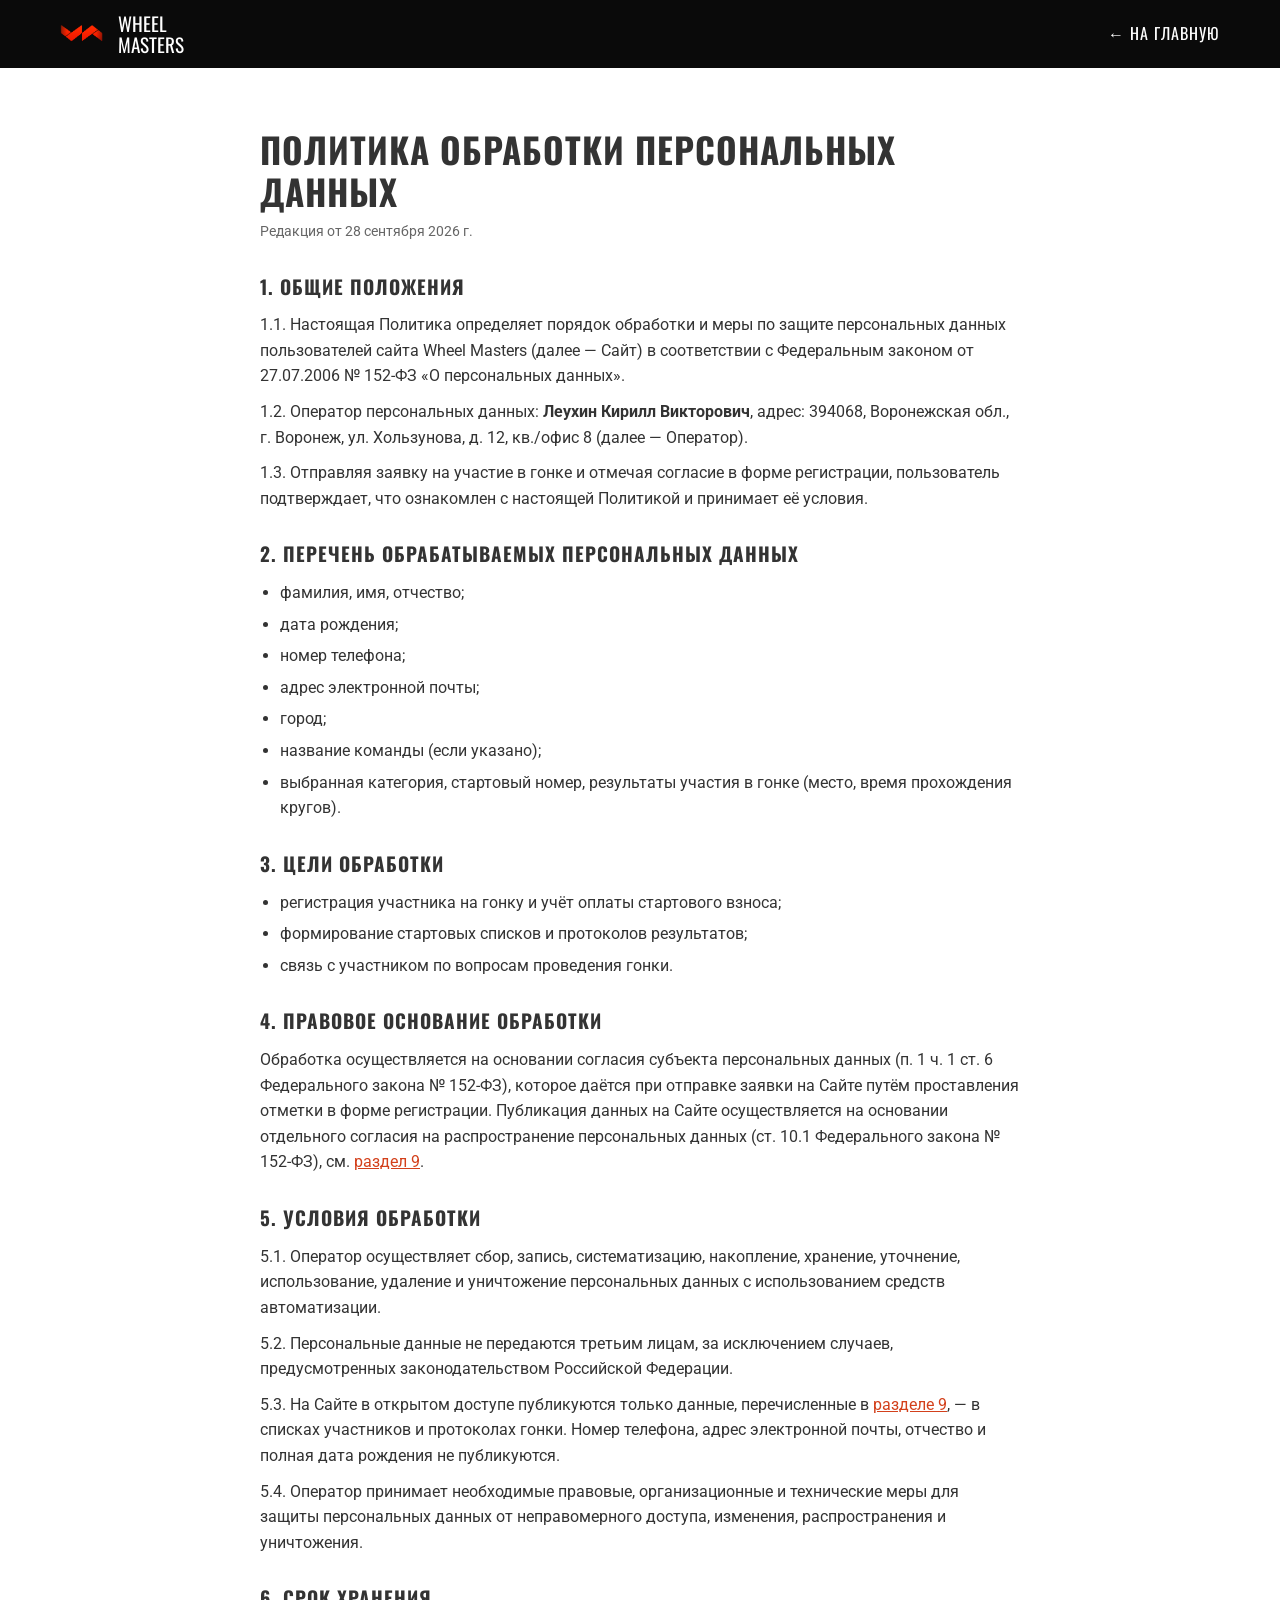
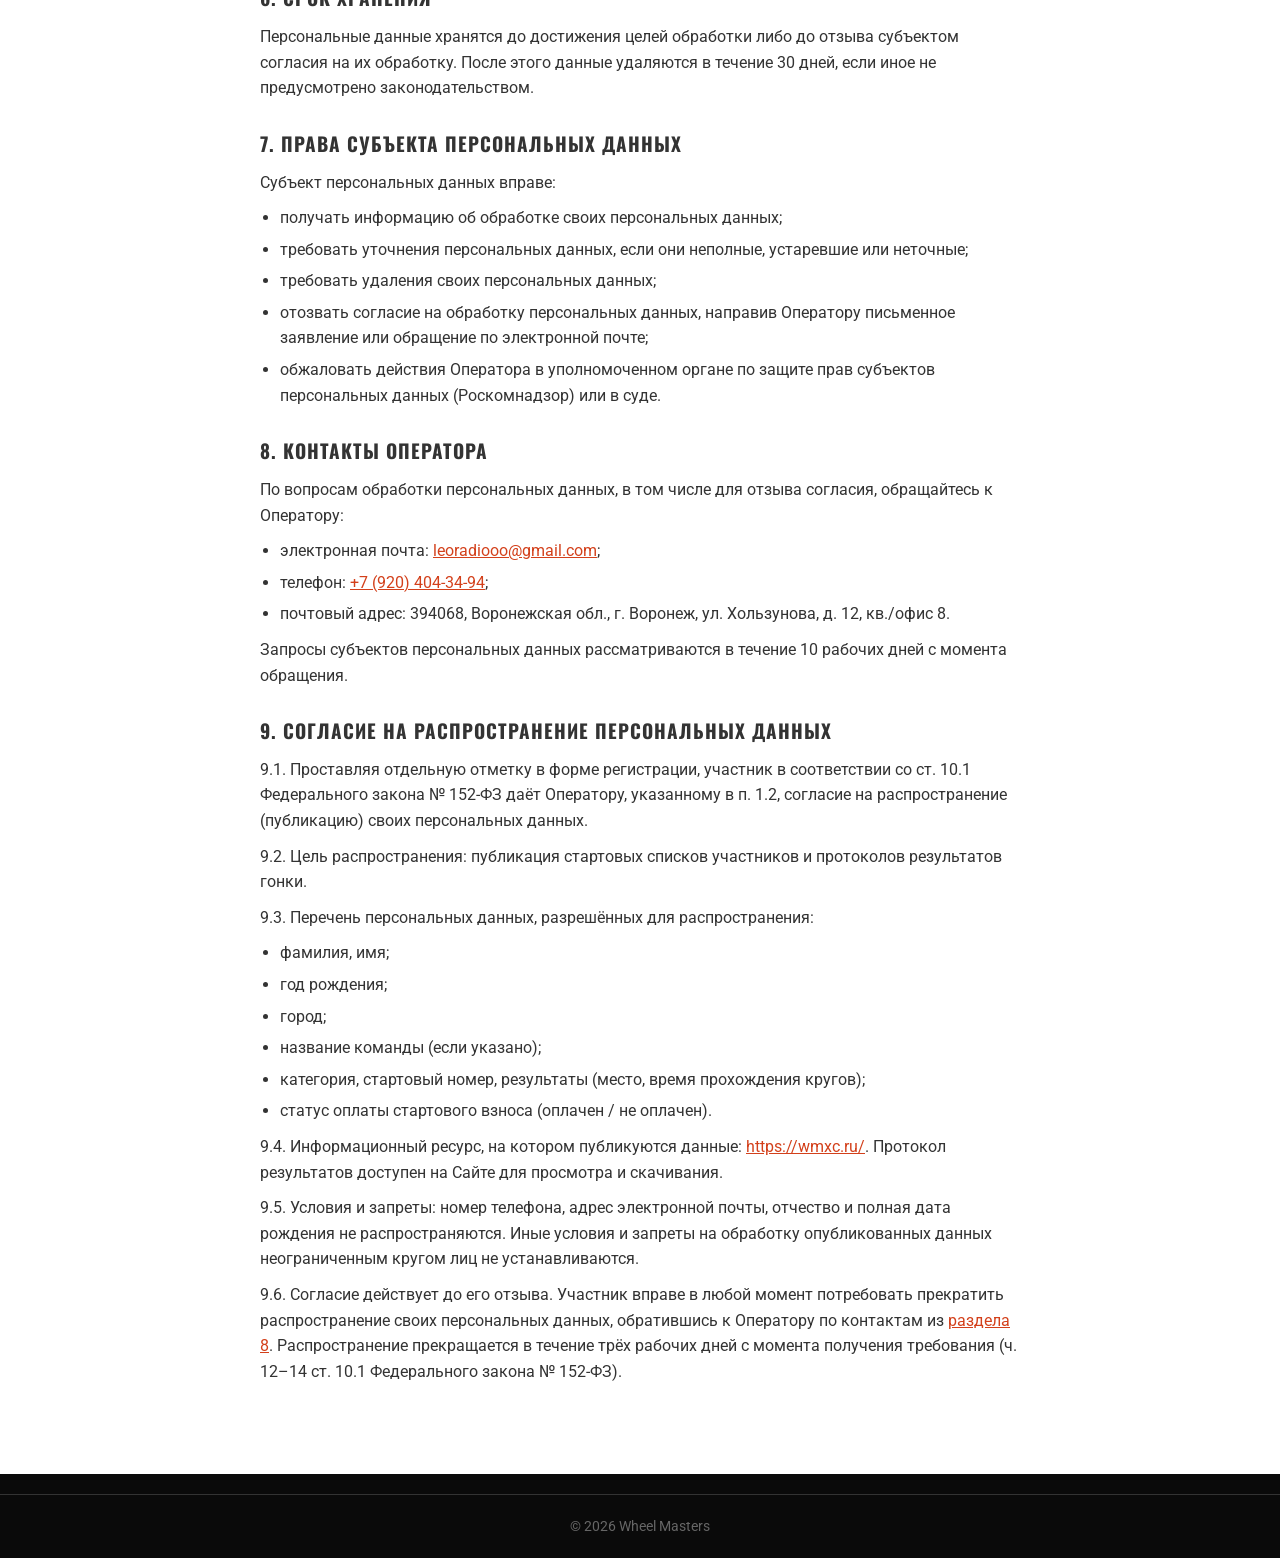
<file: policy.html>
<!DOCTYPE html>
<html lang="ru">
  <head>
    <meta charset="UTF-8" />
    <meta name="viewport" content="width=device-width, initial-scale=1.0" />
    <title>Политика обработки персональных данных — Wheel Masters</title>
    <link rel="icon" href="favicon.ico" type="image/x-icon" />
    <link rel="preconnect" href="https://fonts.googleapis.com" />
    <link rel="preconnect" href="https://fonts.gstatic.com" crossorigin />
    <link href="https://fonts.googleapis.com/css2?family=Oswald:wght@400;500;700&family=Roboto:wght@400;500;700&display=swap" rel="stylesheet" />
    <link rel="stylesheet" href="tokens.css" />
    <link rel="stylesheet" href="style.css?v=10" />
  </head>

  <body class="policy-page">
    <header class="policy-header">
      <div class="container policy-header-container">
        <a href="./" class="logo policy-logo">
          <img src="assets/wm_logo_notext.png" alt="Wheel Masters Logo" class="logo-img" />
          <span class="logo-text">WHEEL<br />MASTERS</span>
        </a>
        <a href="./" class="policy-back">← На главную</a>
      </div>
    </header>

    <main class="policy section">
      <article class="container policy-content">
        <h1 class="section-title">Политика обработки персональных данных</h1>
        <p class="policy-date">Редакция от 28 сентября 2026 г.</p>

        <h2>1. Общие положения</h2>
        <p>
          1.1. Настоящая Политика определяет порядок обработки и меры по защите персональных данных
          пользователей сайта Wheel Masters (далее — Сайт) в соответствии с Федеральным законом
          от 27.07.2006 № 152-ФЗ «О персональных данных».
        </p>
        <p>
          1.2. Оператор персональных данных: <strong>Леухин Кирилл Викторович</strong>,
          адрес: 394068, Воронежская обл., г. Воронеж, ул. Хользунова, д. 12, кв./офис 8 (далее — Оператор).
        </p>
        <p>
          1.3. Отправляя заявку на участие в гонке и отмечая согласие в форме регистрации,
          пользователь подтверждает, что ознакомлен с настоящей Политикой и принимает её условия.
        </p>

        <h2>2. Перечень обрабатываемых персональных данных</h2>
        <ul>
          <li>фамилия, имя, отчество;</li>
          <li>дата рождения;</li>
          <li>номер телефона;</li>
          <li>адрес электронной почты;</li>
          <li>город;</li>
          <li>название команды (если указано);</li>
          <li>выбранная категория, стартовый номер, результаты участия в гонке (место, время прохождения кругов).</li>
        </ul>

        <h2>3. Цели обработки</h2>
        <ul>
          <li>регистрация участника на гонку и учёт оплаты стартового взноса;</li>
          <li>формирование стартовых списков и протоколов результатов;</li>
          <li>связь с участником по вопросам проведения гонки.</li>
        </ul>

        <h2>4. Правовое основание обработки</h2>
        <p>
          Обработка осуществляется на основании согласия субъекта персональных данных
          (п. 1 ч. 1 ст. 6 Федерального закона № 152-ФЗ), которое даётся при отправке
          заявки на Сайте путём проставления отметки в форме регистрации.
          Публикация данных на Сайте осуществляется на основании отдельного согласия
          на распространение персональных данных (ст. 10.1 Федерального закона № 152-ФЗ),
          см. <a href="#publication">раздел 9</a>.
        </p>

        <h2>5. Условия обработки</h2>
        <p>
          5.1. Оператор осуществляет сбор, запись, систематизацию, накопление, хранение,
          уточнение, использование, удаление и уничтожение персональных данных
          с использованием средств автоматизации.
        </p>
        <p>
          5.2. Персональные данные не передаются третьим лицам, за исключением случаев,
          предусмотренных законодательством Российской Федерации.
        </p>
        <p>
          5.3. На Сайте в открытом доступе публикуются только данные, перечисленные
          в <a href="#publication">разделе 9</a>, — в списках участников и протоколах гонки.
          Номер телефона, адрес электронной почты, отчество и полная дата рождения
          не публикуются.
        </p>
        <p>
          5.4. Оператор принимает необходимые правовые, организационные и технические меры
          для защиты персональных данных от неправомерного доступа, изменения, распространения
          и уничтожения.
        </p>

        <h2>6. Срок хранения</h2>
        <p>
          Персональные данные хранятся до достижения целей обработки либо до отзыва
          субъектом согласия на их обработку. После этого данные удаляются в течение
          30 дней, если иное не предусмотрено законодательством.
        </p>

        <h2>7. Права субъекта персональных данных</h2>
        <p>Субъект персональных данных вправе:</p>
        <ul>
          <li>получать информацию об обработке своих персональных данных;</li>
          <li>требовать уточнения персональных данных, если они неполные, устаревшие или неточные;</li>
          <li>требовать удаления своих персональных данных;</li>
          <li>отозвать согласие на обработку персональных данных, направив Оператору письменное заявление или обращение по электронной почте;</li>
          <li>обжаловать действия Оператора в уполномоченном органе по защите прав субъектов персональных данных (Роскомнадзор) или в суде.</li>
        </ul>

        <h2 id="contacts">8. Контакты оператора</h2>
        <p>
          По вопросам обработки персональных данных, в том числе для отзыва согласия,
          обращайтесь к Оператору:
        </p>
        <ul class="policy-contacts">
          <li>электронная почта: <a href="mailto:leoradiooo@gmail.com">leoradiooo@gmail.com</a>;</li>
          <li>телефон: <a href="tel:+79204043494">+7 (920) 404-34-94</a>;</li>
          <li>почтовый адрес: 394068, Воронежская обл., г. Воронеж, ул. Хользунова, д. 12, кв./офис 8.</li>
        </ul>
        <p>
          Запросы субъектов персональных данных рассматриваются в течение 10 рабочих дней с момента обращения.
        </p>

        <h2 id="publication">9. Согласие на распространение персональных данных</h2>
        <p>
          9.1. Проставляя отдельную отметку в форме регистрации, участник в соответствии
          со ст. 10.1 Федерального закона № 152-ФЗ даёт Оператору, указанному в п. 1.2,
          согласие на распространение (публикацию) своих персональных данных.
        </p>
        <p>9.2. Цель распространения: публикация стартовых списков участников и протоколов результатов гонки.</p>
        <p>9.3. Перечень персональных данных, разрешённых для распространения:</p>
        <ul>
          <li>фамилия, имя;</li>
          <li>год рождения;</li>
          <li>город;</li>
          <li>название команды (если указано);</li>
          <li>категория, стартовый номер, результаты (место, время прохождения кругов);</li>
          <li>статус оплаты стартового взноса (оплачен / не оплачен).</li>
        </ul>
        <p>
          9.4. Информационный ресурс, на котором публикуются данные:
          <a href="https://wmxc.ru/">https://wmxc.ru/</a>. Протокол результатов доступен
          на Сайте для просмотра и скачивания.
        </p>
        <p>
          9.5. Условия и запреты: номер телефона, адрес электронной почты, отчество
          и полная дата рождения не распространяются. Иные условия и запреты
          на обработку опубликованных данных неограниченным кругом лиц не устанавливаются.
        </p>
        <p>
          9.6. Согласие действует до его отзыва. Участник вправе в любой момент потребовать
          прекратить распространение своих персональных данных, обратившись к Оператору
          по контактам из <a href="#contacts">раздела 8</a>. Распространение прекращается
          в течение трёх рабочих дней с момента получения требования
          (ч. 12–14 ст. 10.1 Федерального закона № 152-ФЗ).
        </p>
      </article>
    </main>

    <footer class="footer policy-footer">
      <div class="copyright">
        <p>© 2026 Wheel Masters</p>
      </div>
    </footer>
  </body>
</html>
</file>
<file: tokens.css>
/* ============================================================
   WHEEL MASTERS — DESIGN TOKENS
   Source of truth for colours, type, shadows, spacing, motion.
   Import this before all other stylesheets.
   ============================================================ */

/* Шрифты подключаются через <link> в HTML для параллельной загрузки */

:root {
  /* ---- BRAND ---- */
  --wm-primary:       #d3401b;
  --wm-primary-hover: #b33516;
  --wm-primary-tint:  #fde8e2;
  --wm-primary-glow:  rgba(211, 64, 27, 0.20);

  /* ---- NEUTRALS ---- */
  --wm-bg-dark:       #0a0a0a;
  --wm-bg-page:       #ffffff;
  --wm-bg-light:      #f7f7f7;
  --wm-bg-row-alt:    #f9f9f9;
  --wm-bg-th:         #e9e9e9;

  --wm-border:        #e9e9e9;
  --wm-border-muted:  #cccccc;
  --wm-border-strong: #333333;

  --wm-text-strong:   #0a0a0a;
  --wm-text-main:     #333333;
  --wm-text-muted:    #666666;
  --wm-text-faint:    #999999;
  --wm-text-light:    #ffffff;

  --wm-overlay:       rgba(0, 0, 0, 0.6);

  /* ---- STATUS ---- */
  --wm-success:       #27ae60;
  --wm-warning:       #d35400;
  --wm-danger:        #c0392b;
  --wm-danger-hover:  #a93226;
  --wm-paid-dot:      #27ae60;
  --wm-unpaid-dot:    #c0392b;

  /* ---- TYPOGRAPHY ---- */
  --wm-font-display:  'Oswald', 'Arial Narrow', sans-serif;
  --wm-font-body:     'Roboto', 'Segoe UI', Arial, sans-serif;
  --wm-font-system:   'Segoe UI', Arial, sans-serif;

  --wm-text-hero:     5rem;
  --wm-text-hero-sub: 2.5rem;
  --wm-text-section:  2.5rem;
  --wm-text-h3:       1.5rem;
  --wm-text-lg:       1.2rem;
  --wm-text-md:       1.1rem;
  --wm-text-base:     1rem;
  --wm-text-sm:       0.9rem;
  --wm-text-xs:       0.85rem;

  --wm-leading-tight: 1.1;
  --wm-leading-body:  1.6;
  --wm-tracking:      1px;

  /* ---- SHAPE ---- */
  --wm-radius-sm:     4px;
  --wm-radius-md:     8px;

  /* ---- ELEVATION ---- */
  --wm-shadow-card:       0 2px 6px rgba(0, 0, 0, 0.06);
  --wm-shadow-auth:       0 2px 12px rgba(0, 0, 0, 0.10);
  --wm-shadow-popup:      0 10px 30px rgba(0, 0, 0, 0.20);
  --wm-shadow-modal:      0 4px 20px rgba(0, 0, 0, 0.30);
  --wm-shadow-mobile-nav: 0 5px 10px rgba(0, 0, 0, 0.50);

  /* ---- SPACING ---- */
  --wm-space-1: 5px;
  --wm-space-2: 10px;
  --wm-space-3: 15px;
  --wm-space-4: 20px;
  --wm-space-5: 30px;
  --wm-space-6: 40px;
  --wm-space-7: 60px;
  --wm-space-8: 80px;

  --wm-container-max: 1200px;
  --wm-touch-min:     44px;

  /* ---- MOTION ---- */
  --wm-ease:          ease;
  --wm-duration-fast: 0.2s;
  --wm-duration:      0.3s;
}

/* ---- Base resets (applied globally when tokens.css is loaded) ---- */
*, *::before, *::after { box-sizing: border-box; }

body {
  font-family: var(--wm-font-body);
  color: var(--wm-text-main);
  background: var(--wm-bg-page);
  line-height: var(--wm-leading-body);
  -webkit-font-smoothing: antialiased;
  -moz-osx-font-smoothing: grayscale;
}
</file>
<file: style.css>
/* tokens.css подключается до этого файла — все --wm-* переменные там */

* {
  margin: 0;
  padding: 0;
  /* box-sizing уже в tokens.css */
}

body {
  overflow-x: clip; /* clip не создаёт scroll-контейнер, sticky работает */
  width: 100%;
  /* font-family, color, line-height, background, font-smoothing — в tokens.css */
}

html {
  scroll-behavior: smooth;
  overflow-x: clip;
  width: 100%;
}

.container {
  max-width: 1200px;
  margin: 0 auto;
  padding: 0 20px;
}

/* --- ТИПОГРАФИКА --- */
.section-title {
  font-family: var(--wm-font-display);
  font-size: 2.5rem;
  text-transform: uppercase;
  margin-bottom: 20px;
  letter-spacing: 1px;
}

.section-desc {
  margin-bottom: 30px;
  color: #666;
}

/* --- ПЕРЕКЛЮЧАТЕЛЬ ГОНОК (SCOREBOARD) --- */
.scoreboard {
  position: sticky;
  top: 70px; /* обновляется через JS по реальной высоте хедера */
  z-index: 99;
  background: rgba(10, 10, 10, 0.92);
  backdrop-filter: blur(4px);
  border-bottom: 1px solid rgba(255, 255, 255, 0.08);
}

.sb-rail {
  display: flex;
  align-items: stretch;
  overflow-x: auto;
  max-width: 1200px;
  margin: 0 auto;
  padding: 0 8px;
  scrollbar-width: thin;
  scrollbar-color: var(--wm-primary) transparent;
}

.sb-rail::-webkit-scrollbar {
  height: 3px;
}

.sb-rail::-webkit-scrollbar-thumb {
  background: var(--wm-primary);
  border-radius: 2px;
}

.sc-item {
  flex: none;
  min-width: 176px;
  display: flex;
  flex-direction: column;
  gap: 5px;
  padding: 18px 22px 16px;
  border-top: 4px solid transparent;
  border-left: none;
  border-right: none;
  border-bottom: none;
  background: none;
  cursor: pointer;
  transition: all 0.2s ease;
  text-align: left;
}

.sc-item:hover {
  background: rgba(255, 255, 255, 0.05);
}

.sc-item.active {
  border-top-color: var(--wm-primary);
  background: rgba(211, 64, 27, 0.14);
}

.sc-item.active .sc-name {
  color: var(--wm-primary);
}

.sc-stage {
  font-family: var(--wm-font-display);
  text-transform: uppercase;
  letter-spacing: 1.5px;
  font-size: 0.68rem;
  color: rgba(255, 255, 255, 0.5);
}

.sc-name {
  font-family: var(--wm-font-display);
  text-transform: uppercase;
  letter-spacing: 0.5px;
  font-size: 1.05rem;
  color: #fff;
  font-weight: 700;
  white-space: nowrap;
  line-height: 1.1;
  overflow: hidden;
  text-overflow: ellipsis;
  max-width: 180px;
}

.sc-foot {
  display: flex;
  align-items: center;
  gap: 8px;
  margin-top: 3px;
  flex-wrap: wrap;
}

.sc-date {
  font-family: var(--wm-font-body);
  font-size: 0.8rem;
  color: rgba(255, 255, 255, 0.62);
  white-space: nowrap;
}

.sc-status {
  display: inline-flex;
  align-items: center;
  gap: 5px;
  font-family: var(--wm-font-display);
  text-transform: uppercase;
  letter-spacing: 0.5px;
  font-size: 0.68rem;
}

.sb-dot {
  width: 7px;
  height: 7px;
  border-radius: 50%;
  display: inline-block;
  flex: 0 0 auto;
}

.dot-open   { background: var(--wm-success); }
.dot-closed { background: var(--wm-primary); }
.dot-soon   { background: var(--wm-warning, #f59e0b); }
.dot-done   { background: var(--wm-text-faint); }
.st-open    { color: var(--wm-success); }
.st-closed  { color: var(--wm-primary); }
.st-soon    { color: var(--wm-warning, #f59e0b); }
.st-done    { color: var(--wm-text-faint); }

.text-white {
  color: var(--wm-text-light);
}

.text-center {
  text-align: center;
}

/* КНОПКИ */
.btn {
  display: inline-block;
  padding: 12px 30px;
  font-family: var(--wm-font-display);
  font-size: 1.1rem;
  font-weight: 700;
  text-transform: uppercase;
  letter-spacing: var(--wm-tracking);
  text-decoration: none;
  border-radius: var(--wm-radius-sm);
  transition: all var(--wm-duration) var(--wm-ease);
  cursor: pointer;
  border: none;
}

.btn-primary {
  background-color: var(--wm-primary);
  color: var(--wm-text-light);
}

.btn-primary:hover {
  background-color: var(--wm-primary-hover);
}

.btn-outline {
  background-color: transparent;
  color: var(--wm-text-light);
  border: 2px solid var(--wm-text-light);
}

.btn-outline:hover {
  background-color: var(--wm-text-light);
  color: var(--wm-bg-dark);
}

/* --- ШАПКА --- */
.header {
  background-color: var(--wm-bg-dark);
  position: fixed;
  width: 100%;
  top: 0;
  left: 0;
  z-index: 1000;
  padding: 15px 0;
}

.header-container {
  display: flex;
  justify-content: space-between;
  align-items: center;
}

.logo {
  display: flex;
  align-items: center;
  color: var(--wm-text-light);
  font-family: var(--wm-font-display);
  line-height: 1.1;
  font-size: 1.2rem;
}

.logo-img {
  max-height: 40px;
  width: auto;
  margin-right: 15px;
  display: block;

  -webkit-mask-image: radial-gradient(circle, black 50%, transparent 100%);
  mask-image: radial-gradient(circle, black 50%, transparent 100%);
}

.nav-list {
  display: flex;
  list-style: none;
  gap: 30px;
  transition: opacity 0.4s ease;
}

/* Пункты меню зависят от гонки (спонсоры, «Регистрация» → «Результаты»),
   поэтому показываем меню только после загрузки её данных */
.nav-list.is-loading {
  opacity: 0;
  pointer-events: none;
}

.nav-link {
  color: var(--wm-text-light);
  text-decoration: none;
  font-family: var(--wm-font-display);
  text-transform: uppercase;
  font-size: 1.1rem;
  letter-spacing: var(--wm-tracking);
  transition: color 0.3s;
}

.nav-link:hover,
.nav-link.active {
  color: var(--wm-primary);
}

.mobile-menu-btn {
  display: none;
  background: none;
  border: none;
  color: white;
  font-size: 1.5rem;
  cursor: pointer;
}

/* --- ГЛАВНЫЙ ЭКРАН (HERO) --- */
.hero {
  position: relative;
  height: 100vh;
  min-height: 600px;
  display: flex;
  align-items: center;
  background-color: var(--wm-bg-dark);
  margin-top: 70px; /* fallback до выполнения JS */
}

/* Фоновое фото гонки. Картинку подставляет script.js (updateBanner)
   только после её полной загрузки, затем слой плавно проявляется */
.hero-bg {
  position: absolute;
  top: 0;
  left: 0;
  right: 0;
  bottom: 0;
  background-size: cover;
  background-position: center;
  opacity: 0;
  transition: opacity 0.6s ease;
}

.hero-bg.is-visible {
  opacity: 1;
}

/* Пока не загружены данные гонки — не показываем текст по умолчанию,
   иначе при открытии ?race_id=N на мгновение мелькает чужая гонка */
.hero.is-loading .hero-content {
  opacity: 0;
  pointer-events: none;
}

@media (prefers-reduced-motion: reduce) {
  .hero-bg,
  .hero-content,
  .nav-list {
    transition: none;
  }
}

.hero-overlay {
  position: absolute;
  top: 0;
  left: 0;
  right: 0;
  bottom: 0;
  background: rgba(0, 0, 0, 0.6);
  /* Затемнение фото */
}

.hero-body {
  display: flex;
  align-items: center;
  width: 100%;
  position: relative;
  z-index: 1;
}

.hero-content {
  position: relative;
  margin-left: 10%;
  color: var(--wm-text-light);
  transition: opacity 0.4s ease;
}

.hero-title {
  font-family: var(--wm-font-display);
  font-size: 5rem;
  line-height: 1.1;
  margin-bottom: 10px;
}

.hero-subtitle {
  font-family: var(--wm-font-display);
  font-size: 2.5rem;
  font-weight: 500;
  margin-bottom: 40px;
}

.hero-buttons {
  display: flex;
  gap: 20px;
}

/* --- СЕКЦИИ БАЗОВЫЕ СТИЛИ --- */
.section {
  padding: 80px 0;
}

.bg-light {
  background-color: var(--wm-bg-light);
}

/* --- О ГОНКЕ (новый дизайн) --- */
.about-section {
  background: var(--wm-bg-light);
  border-radius: var(--wm-radius-md);
  padding: 30px;
}

/* Блок фактов */
.facts {
  display: grid;
  grid-template-columns: repeat(3, 1fr);
  background: var(--wm-bg-light);
  border-radius: var(--wm-radius-sm);
  overflow: hidden;
  gap: 1px;
  margin-bottom: 28px;
}

.fact {
  background: #fff;
  padding: 18px 20px;
  display: flex;
  flex-direction: column;
  gap: 4px;
  min-width: 0;
}

.fact .k {
  font-family: var(--wm-font-display);
  text-transform: uppercase;
  letter-spacing: var(--wm-tracking);
  font-size: 0.78rem;
  color: var(--wm-text-muted);
  margin: 0;
}

.fact .v {
  font-family: var(--wm-font-display);
  text-transform: uppercase;
  letter-spacing: 0.5px;
  color: var(--wm-text-strong);
  font-weight: 700;
  font-size: 1.25rem;
  line-height: 1.15;
}

.fact .sub {
  font-family: var(--wm-font-body);
  color: var(--wm-text-muted);
  font-size: 0.85rem;
  font-weight: 400;
}

.fact a.link {
  font-family: var(--wm-font-body);
  font-size: 0.85rem;
  color: var(--wm-primary);
  font-weight: 500;
  text-decoration: none;
  transition: color var(--wm-duration) var(--wm-ease);
}
.fact a.link:hover { color: var(--wm-primary-hover); }

/* Clearfix для float */
.about-content::after { content: ''; display: block; clear: both; }

/* Подзаголовки секций внутри «О гонке» */
.col-h {
  font-family: var(--wm-font-display);
  font-weight: 700;
  text-transform: uppercase;
  letter-spacing: var(--wm-tracking);
  font-size: 1.1rem;
  color: var(--wm-text-strong);
  margin: 0 0 12px 0;
}

/* Панель оплаты */
.pay {
  float: right;
  width: 300px;
  margin: 0 0 24px 28px;
  background: var(--wm-bg-dark);
  color: #fff;
  padding: 22px 24px;
  border-radius: var(--wm-radius-sm);
}
.pay .col-h { color: #fff; }

.pay .price {
  display: flex;
  align-items: baseline;
  gap: 6px;
  margin: 4px 0 16px;
}

.pay .amount {
  font-family: var(--wm-font-display);
  font-weight: 700;
  font-size: 2.6rem;
  color: var(--wm-primary);
  line-height: 1;
}

.pay .unit {
  font-family: var(--wm-font-display);
  text-transform: uppercase;
  letter-spacing: var(--wm-tracking);
  color: #bdbdbd;
  font-size: 0.95rem;
}

.pay-btn {
  display: block;
  width: 100%;
  text-align: center;
  margin-bottom: 0;
}

.pay-until {
  color: #bdbdbd;
  font-size: 0.82rem;
  margin: -10px 0 14px;
}

.pay-meta {
  color: #bdbdbd;
  font-size: 0.85rem;
  line-height: 1.5;
  margin-top: 14px;
}
.pay-meta strong { color: #fff; font-weight: 500; }

.pay-info {
  color: #bdbdbd;
  font-size: 0.82rem;
  line-height: 1.5;
  margin-top: 12px;
  padding-top: 12px;
  border-top: 1px solid rgba(255,255,255,0.1);
}
.pay-info strong { color: #fff; font-weight: 500; }
.pay-info .md-content h2,
.pay-info .md-content h3 { color: #fff; font-size: 0.9rem; }

/* Описание */
.about-desc { margin-bottom: 24px; }
.about-desc .md-content p { margin: 0 0 12px 0; font-size: 1.05rem; line-height: var(--wm-leading-body); }
.about-desc .md-content p:last-child { margin-bottom: 0; }

/* Список категорий */
.about-cats { clear: both; margin-top: 24px; }

.cat-list { border-top: 1px solid var(--wm-border); }

.cat-row {
  display: grid;
  grid-template-columns: 180px 1fr;
  align-items: baseline;
  gap: 24px;
  padding: 14px 0;
  border-bottom: 1px solid var(--wm-border);
}

.cat-row .who {
  font-family: var(--wm-font-display);
  text-transform: uppercase;
  letter-spacing: 0.5px;
  font-weight: 700;
  color: var(--wm-primary);
  font-size: 0.95rem;
}

.cat-row .who small {
  display: block;
  font-family: var(--wm-font-body);
  text-transform: none;
  font-weight: 400;
  letter-spacing: 0;
  color: var(--wm-text-muted);
  font-size: 0.82rem;
  margin-top: 2px;
}

.cat-row .what {
  color: var(--wm-text-main);
  font-size: 0.95rem;
  line-height: 1.5;
}

/* Таблица дистанций */
.about-dist { clear: both; margin-top: 24px; }

.dist-list { border-top: 1px solid var(--wm-border); }

.dist-row {
  display: grid;
  grid-template-columns: minmax(140px, 1fr) auto auto auto;
  align-items: baseline;
  gap: 8px 24px;
  padding: 14px 0;
  border-bottom: 1px solid var(--wm-border);
}

.dist-row .who {
  font-family: var(--wm-font-display);
  text-transform: uppercase;
  letter-spacing: 0.5px;
  font-weight: 700;
  color: var(--wm-primary);
  font-size: 0.95rem;
}

.dist-row .km {
  font-family: var(--wm-font-display);
  font-weight: 700;
  color: var(--wm-text-strong);
  font-size: 1.4rem;
  line-height: 1;
  white-space: nowrap;
}

.dist-row .km small {
  font-family: var(--wm-font-display);
  font-weight: 500;
  color: var(--wm-text-muted);
  font-size: 0.78rem;
  text-transform: uppercase;
  letter-spacing: var(--wm-tracking);
  margin-left: 2px;
}

.dist-row .meta {
  color: var(--wm-text-muted);
  font-size: 0.92rem;
  white-space: nowrap;
}

/* Общие стили для markdown */
.md-content {
  margin-top: 0.4rem;
}
.md-content p { margin: 0 0 0.5em; }
.md-content p:last-child { margin-bottom: 0; }
.md-content ul,
.md-content ol { margin: 0.25em 0 0.5em 1.5em; }
.md-content li { margin-bottom: 0.2em; }
.md-content h2,
.md-content h3 { font-size: 1rem; font-weight: 700; margin: 0.75em 0 0.25em; }
.md-content strong { font-weight: 700; }
.md-content em { font-style: italic; }

/* --- ФОРМА РЕГИСТРАЦИИ --- */
.form-grid {
  display: grid;
  grid-template-columns: 1fr 1fr;
  gap: 20px;
}

.input-group {
  display: flex;
  flex-direction: column;
  margin-bottom: 15px;
}

.input-group.full-width {
  grid-column: 1 / -1;
}

.input-group label {
  font-weight: 500;
  margin-bottom: 5px;
  font-size: 0.9rem;
}

.input-group input,
.input-group select {
  padding: 12px;
  border: 1px solid #ccc;
  border-radius: 4px;
  font-family: var(--wm-font-body);
  font-size: 1rem;
  min-height: 44px;
}

.input-group input:focus,
.input-group select:focus {
  outline: none;
  border-color: var(--wm-primary);
}

.submit-btn {
  width: 100%;
  margin-top: 20px;
}

/* Согласие на обработку персональных данных */
.consent-group {
  margin-top: 10px;
}

.consent-label {
  display: flex;
  align-items: flex-start;
  gap: 12px;
  min-height: 44px;
  padding: 10px 0;
  font-size: 0.9rem;
  line-height: 1.4;
  cursor: pointer;
}

.consent-label input[type="checkbox"] {
  flex-shrink: 0;
  width: 22px;
  height: 22px;
  margin: 0;
  accent-color: var(--wm-primary);
  cursor: pointer;
}

.consent-label a {
  color: var(--wm-primary);
  text-decoration: underline;
}

/* --- УЧАСТНИКИ (ТАБЛИЦА) --- */
.table-container {
  overflow-x: auto;
}

.participants-table {
  width: 100%;
  border-collapse: collapse;
  background: var(--wm-bg-light);
}

.participants-table th,
.participants-table td {
  padding: 15px;
  text-align: left;
  border-bottom: 1px solid #ddd;
}

.participants-table th {
  font-family: var(--wm-font-display);
  text-transform: uppercase;
  background: var(--wm-bg-th);
}

.participants-table tr:nth-child(even) {
  background-color: var(--wm-bg-row-alt);
}

.participants-table tbody tr {
  cursor: pointer;
}

.participants-table tbody tr.selected {
  background: var(--wm-primary-tint) !important;
  outline: 2px solid var(--wm-primary);
  outline-offset: -2px;
}

/* Внутренняя прокрутка списка участников — как в блоке результатов */
.participants .table-container {
  max-height: calc(100dvh - 220px);
  overflow-y: auto;
}

.participants .participants-table th {
  position: sticky;
  top: 0;
  z-index: 1;
  border-bottom: none;
  box-shadow: inset 0 -1px 0 #ddd;
}

.results .table-container {
  max-height: calc(100dvh - 220px);
  overflow-y: auto;
}

/* Строка заголовков закреплена при вертикальной прокрутке таблицы.
   border-bottom у sticky-ячейки при border-collapse уезжает вместе с таблицей,
   поэтому линию под заголовком рисуем через box-shadow */
.results .participants-table th {
  position: sticky;
  top: 0;
  z-index: 1;
  border-bottom: none;
  box-shadow: inset 0 -1px 0 #ddd;
}

/* Заголовок результатов с кнопкой выгрузки протокола */
.results-head {
  margin-bottom: 20px;
}
.results-head .section-title { margin-bottom: 12px; }

.results-export-btn {
  display: block;
  width: 100%;
  min-height: 44px;
  padding: 10px 20px;
  font-size: 1rem;
  text-align: center;
}
.results-export-btn[hidden] { display: none; }

@media (min-width: 600px) {
  .results-head {
    display: flex;
    align-items: center;
    justify-content: space-between;
    gap: 20px;
  }
  .results-head .section-title { margin-bottom: 0; }
  .results-export-btn {
    display: inline-block;
    width: auto;
    flex-shrink: 0;
  }
}

/* --- СПОНСОРЫ --- */
.sponsor-logos {
  display: flex;
  justify-content: center;
  gap: 50px;
  flex-wrap: wrap;
  align-items: center;
  margin-top: 30px;
}

.sponsor {
  font-family: var(--wm-font-display);
  font-size: 1.5rem;
  font-weight: 700;
  color: #999;
  /* Монохромный стиль */
  transition: color 0.3s;
}

.sponsor a {
  color: inherit;
  text-decoration: none;
}

.sponsor:hover {
  color: var(--wm-bg-dark);
}

/* --- ПОДВАЛ --- */
.footer {
  background-color: var(--wm-bg-dark);
  color: var(--wm-text-light);
  padding: 60px 0 20px;
}

.footer-container {
  display: flex;
  justify-content: space-between;
  margin-bottom: 40px;
  flex-wrap: wrap;
  gap: 30px;
}

.socials {
  margin-bottom: 15px;
}

.socials a,
.socials h3 {
  color: var(--wm-text-light);
  text-decoration: none;
  margin-right: 15px;
  font-family: var(--wm-font-display);
  font-size: 1.2rem;
}

.socials a:hover {
  color: var(--wm-primary);
}

.copyright {
  text-align: center;
  border-top: 1px solid #333;
  padding-top: 20px;
  font-size: 0.9rem;
  color: #666;
}

.footer-policy-link {
  display: inline-block;
  padding: 12px 0;
  color: #999;
  text-decoration: underline;
}

.footer-policy-link:hover {
  color: var(--wm-primary);
}

/* --- АДАПТИВНОСТЬ (МОБИЛЬНЫЕ УСТРОЙСТВА) --- */
@media (max-width: 768px) {
  .hero-title {
    font-size: 3rem;
    word-wrap: break-word;
  }

  .hero-body {
    padding: 0 20px;
  }

  .hero-content {
    margin: 0;
    width: 100%;
  }

  .hero-subtitle {
    font-size: 1.5rem;
    overflow-wrap: break-word;
    word-break: break-word;
  }

  .hero-buttons {
    flex-direction: column;
    width: 100%;
  }

  .sc-item {
    min-width: 148px;
    padding: 14px 14px 12px;
  }

  .sc-name {
    max-width: 140px;
  }

  .hero-buttons .btn {
    text-align: center;
    width: 100%;
    padding: 12px 10px;
    white-space: normal;
    font-size: 1rem;
  }

  .form-grid {
    grid-template-columns: 1fr;
  }

  .nav-list {
    display: none;
    flex-direction: column;
    position: absolute;
    top: 100%;
    left: 0;
    width: 100%;
    background: var(--wm-bg-dark);
    padding: 20px;
    box-shadow: 0 5px 10px rgba(0, 0, 0, 0.5);
  }

  .nav-list.active {
    display: flex;
  }

  .mobile-menu-btn {
    display: block;
    min-width: 44px;
    min-height: 44px;
  }

  .section-title {
    font-size: 1.8rem;
    line-height: 1.2;
    word-wrap: break-word;
    overflow-wrap: break-word;
    -webkit-hyphens: auto;
    -ms-hyphens: auto;
    hyphens: auto;
  }

  .footer-container {
    flex-direction: column;
  }

  .footer-address {
    margin-top: 20px;
  }

  /* О гонке: мобильный вид */
  .about-section {
    padding: 16px;
  }

  .facts {
    grid-template-columns: 1fr;
    gap: 1px;
  }

  .pay {
    float: none;
    width: 100%;
    margin: 0 0 20px 0;
  }

  .cat-row {
    grid-template-columns: 1fr;
    gap: 4px;
  }

  .dist-row {
    grid-template-columns: 1fr auto;
    row-gap: 2px;
  }
  .dist-row .meta { color: var(--wm-text-muted); font-size: 0.85rem; }
}

/* --- ПОПАПЫ (MODALS) --- */
.popup-overlay {
  position: fixed;
  top: 0;
  left: 0;
  width: 100%;
  height: 100%;
  background: rgba(0, 0, 0, 0.6);
  display: flex;
  justify-content: center;
  align-items: center;
  z-index: 9999;
  opacity: 0;
  visibility: hidden;
  transition: opacity 0.3s ease, visibility 0.3s ease;
}

.popup-overlay.active {
  opacity: 1;
  visibility: visible;
}

.popup-container {
  background: white;
  padding: 30px;
  border-radius: 8px;
  max-width: 400px;
  width: 90%;
  text-align: center;
  transform: translateY(20px);
  transition: transform 0.3s ease;
  box-shadow: var(--wm-shadow-popup);
}

.popup-overlay.active .popup-container {
  transform: translateY(0);
}

.popup-icon {
  font-size: 3rem;
  margin-bottom: 20px;
  display: block;
}

.popup-title {
  font-family: var(--wm-font-display);
  font-size: 1.5rem;
  margin-bottom: 15px;
  color: var(--wm-bg-dark);
}

.popup-text {
  margin-bottom: 25px;
  font-size: 1.1rem;
  color: #555;
}

.popup-actions {
  display: flex;
  justify-content: center;
  gap: 15px;
}

/* Варианты цветов для попапов */
.popup-success .popup-icon,
.popup-success .popup-title { color: var(--wm-success); }

.popup-error .popup-icon,
.popup-error .popup-title   { color: var(--wm-danger); }

.popup-warning .popup-icon,
.popup-warning .popup-title { color: var(--wm-warning); }

/* Кнопка закрытия (крестик) */
.popup-close {
  position: absolute;
  top: 15px;
  right: 15px;
  background: none;
  border: none;
  font-size: 1.5rem;
  color: #aaa;
  cursor: pointer;
  line-height: 1;
  transition: color 0.2s;
}

.popup-close:hover {
  color: #333;
}

/* --- АДАПТИВНОСТЬ ДЛЯ ПОПАПОВ (МОБИЛЬНЫЕ УСТРОЙСТВА) --- */
@media (max-width: 768px) {
  .popup-container {
    padding: 20px;
    margin: 0 10px;
  }

  .popup-title {
    font-size: 1.3rem;
  }

  .popup-actions {
    flex-direction: column;
  }

  .popup-close {
    top: 10px;
    right: 10px;
  }

  .category-tab {
    font-size: 1rem;
    padding: 0.6rem 1.2rem;
  }
}

/* --- РЕЗУЛЬТАТЫ ГОНКИ --- */
.category-tabs {
  display: flex;
  flex-wrap: wrap;
  gap: 0.5rem;
  margin-bottom: 1.5rem;
}

.category-tab {
  padding: 0.4rem 1rem;
  border: 2px solid var(--wm-primary);
  background: transparent;
  color: var(--wm-primary);
  border-radius: 4px;
  font-family: var(--wm-font-display);
  font-size: 0.95rem;
  font-weight: 500;
  cursor: pointer;
  transition: background 0.2s, color 0.2s;
  text-transform: uppercase;
  -webkit-appearance: none;
  -moz-appearance: none;
  appearance: none;
  min-height: 44px;
  min-width: 44px;
  line-height: 1;
}

.category-tab:hover {
  background: var(--wm-primary);
  color: #fff;
}

.category-tab.active {
  background: var(--wm-primary);
  color: #fff;
}

/* --- ПОЛИТИКА ОБРАБОТКИ ПЕРСОНАЛЬНЫХ ДАННЫХ (policy.html) --- */
.policy-header {
  background-color: var(--wm-bg-dark);
  padding: 12px 0;
}

.policy-header-container {
  display: flex;
  align-items: center;
  justify-content: space-between;
  gap: 16px;
}

.policy-logo {
  text-decoration: none;
}

.policy-back {
  display: inline-flex;
  align-items: center;
  min-height: 44px;
  color: var(--wm-text-light);
  font-family: var(--wm-font-display);
  text-transform: uppercase;
  letter-spacing: var(--wm-tracking);
  text-decoration: none;
  white-space: nowrap;
}

.policy-back:hover {
  color: var(--wm-primary);
}

.policy.section {
  padding: 32px 0 48px;
}

.policy-content {
  max-width: 800px;
  line-height: var(--wm-leading-body);
}

.policy-content .section-title {
  font-size: 1.6rem;
  line-height: 1.2;
  margin-bottom: 8px;
  overflow-wrap: break-word;
  hyphens: auto;
}

.policy-date {
  color: var(--wm-text-muted);
  font-size: 0.9rem;
  margin-bottom: 24px;
}

.policy-content h2 {
  font-family: var(--wm-font-display);
  font-size: 1.2rem;
  text-transform: uppercase;
  letter-spacing: var(--wm-tracking);
  margin: 28px 0 10px;
}

.policy-content p {
  margin-bottom: 10px;
}

.policy-content ul {
  margin: 0 0 10px 1.25em;
}

.policy-content li {
  margin-bottom: 6px;
}

.policy-content a {
  color: var(--wm-primary);
  overflow-wrap: anywhere;
}

.policy-footer {
  padding: 20px 0;
}

@media (min-width: 768px) {
  .policy.section {
    padding: 60px 0 80px;
  }

  .policy-content .section-title {
    font-size: 2.2rem;
  }
}
</file>
